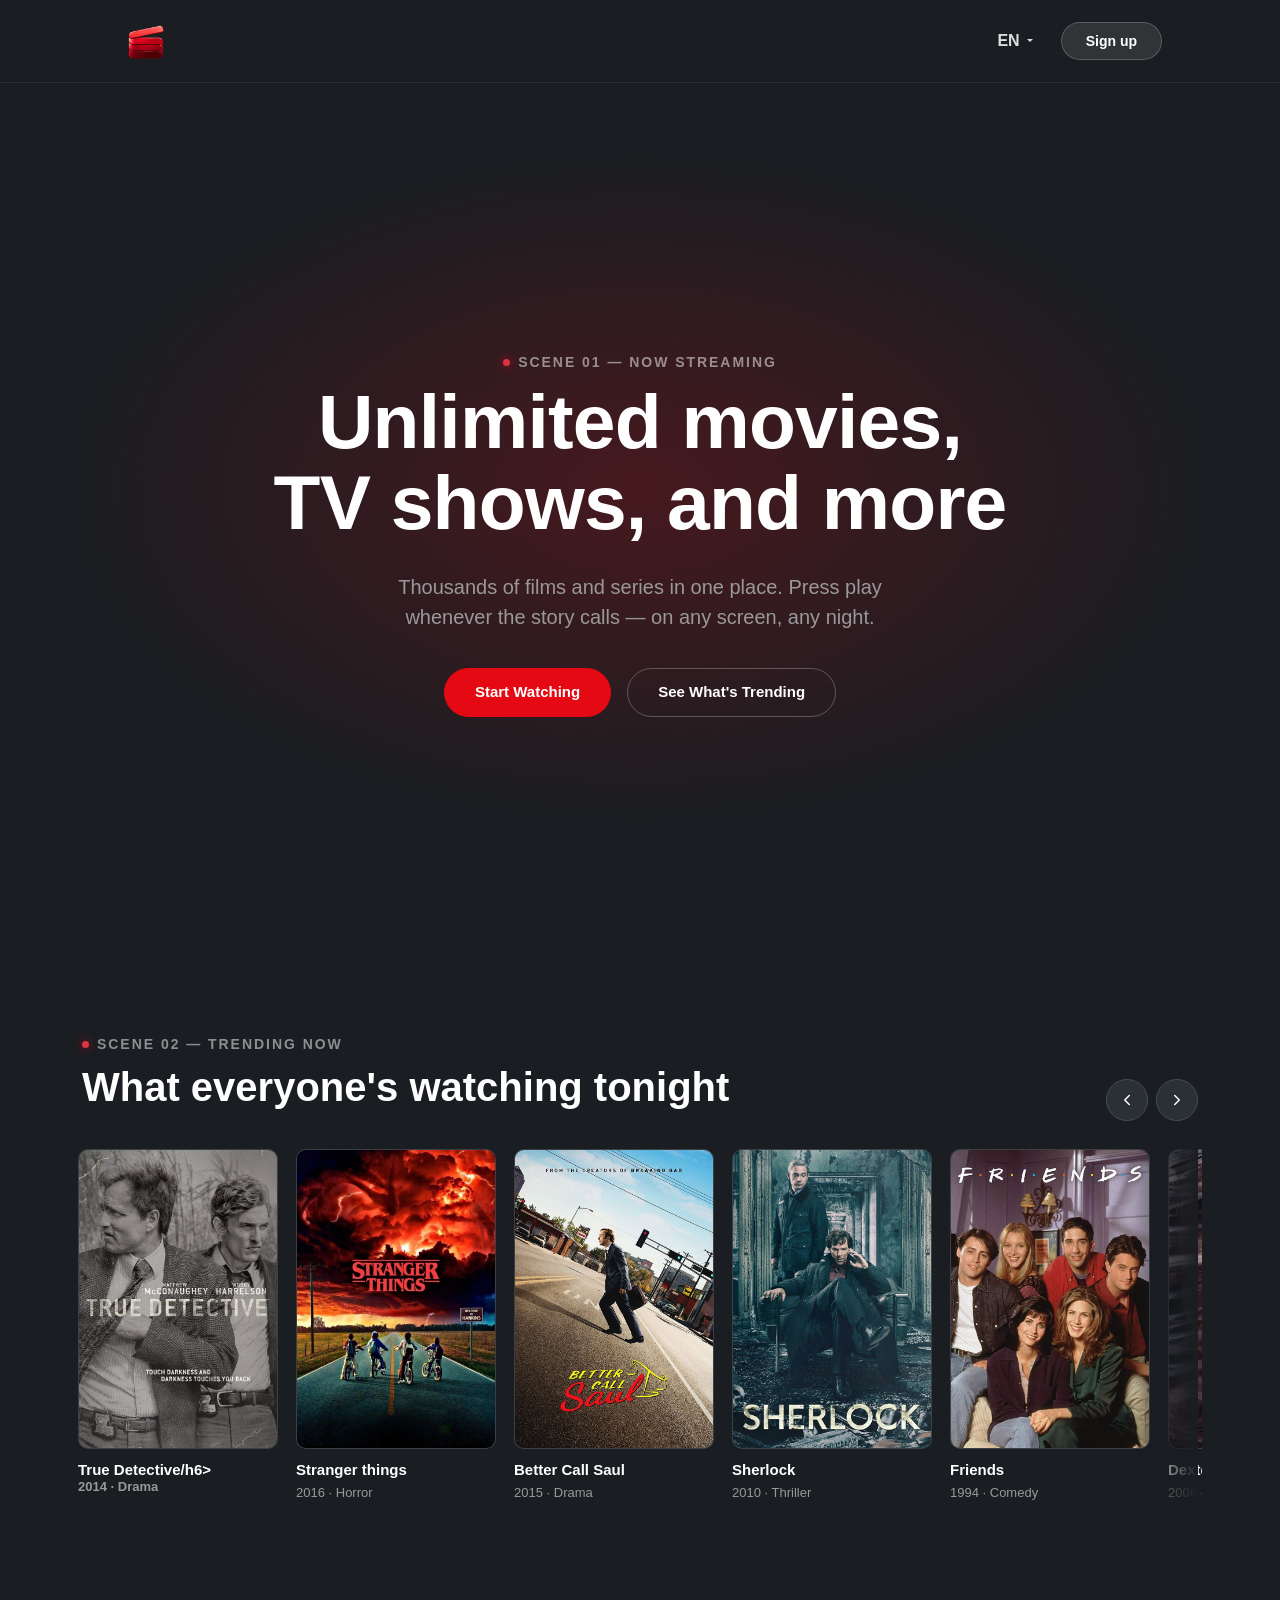
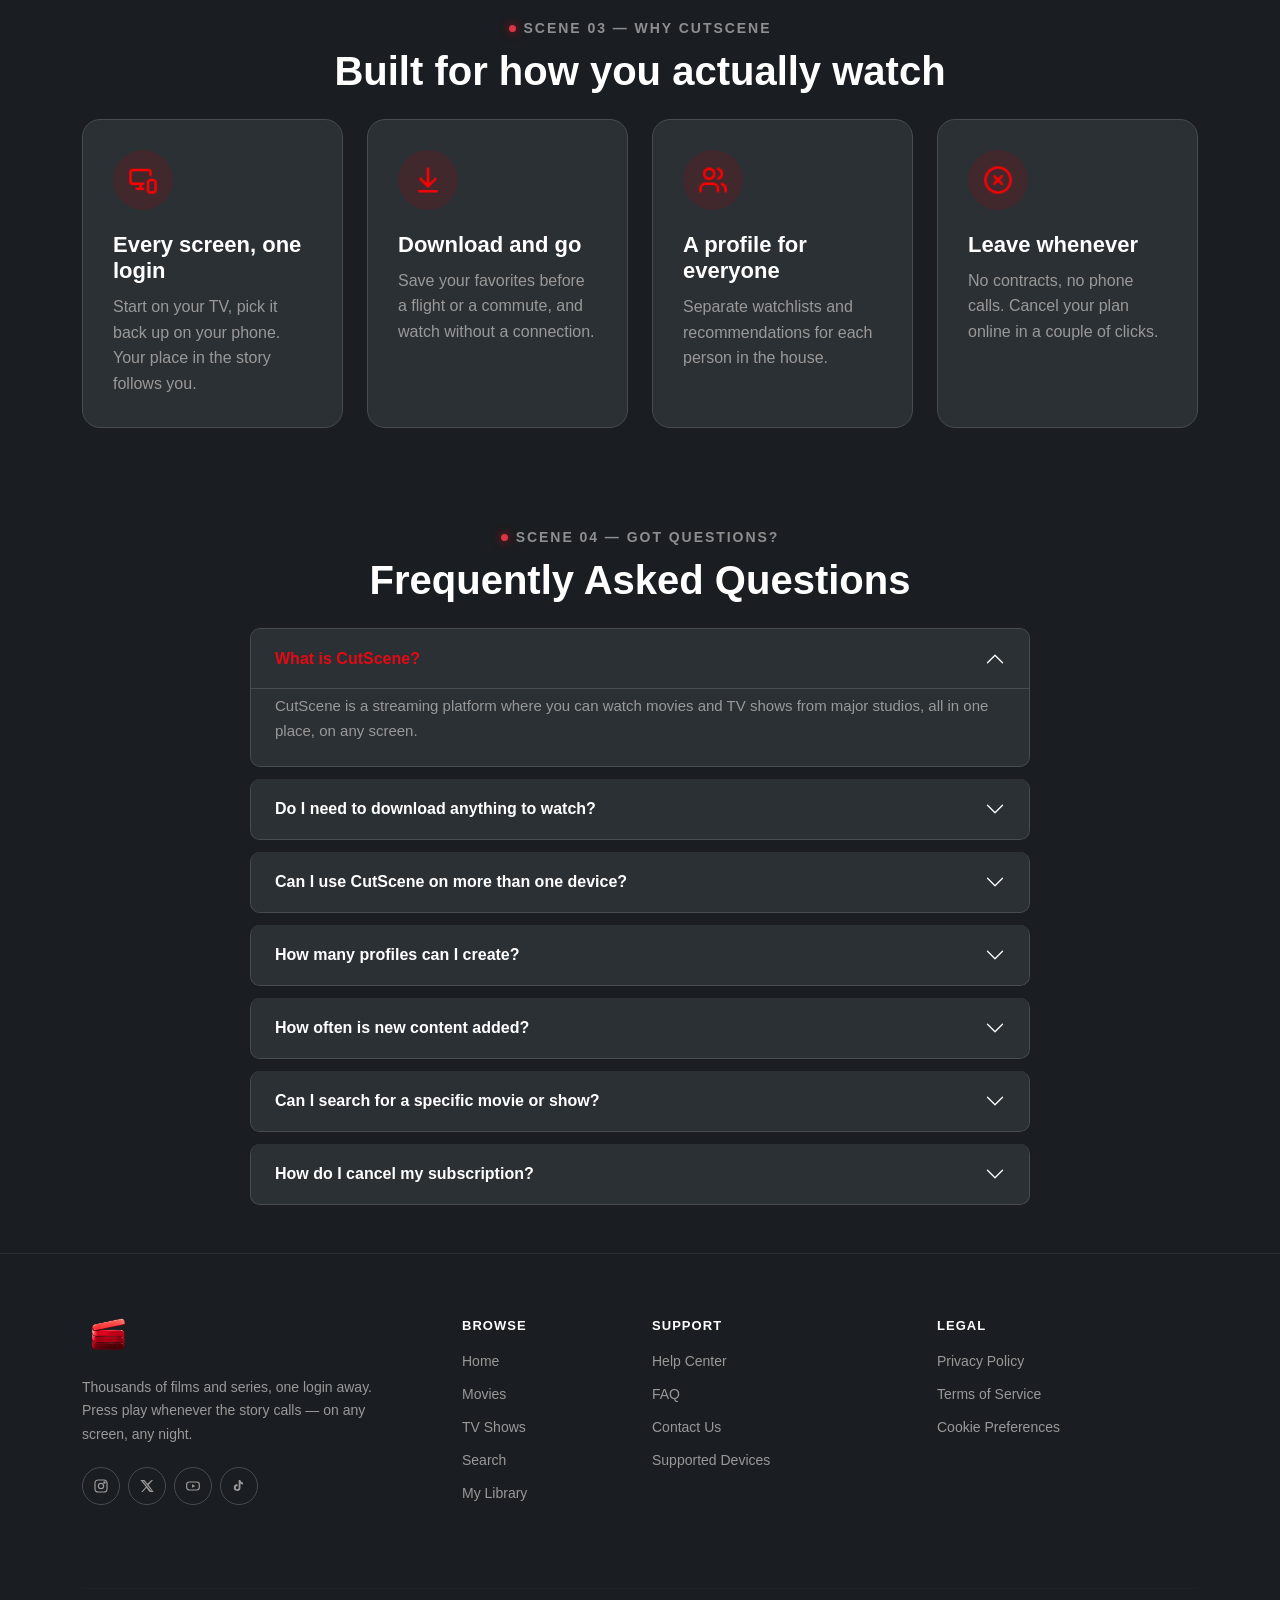
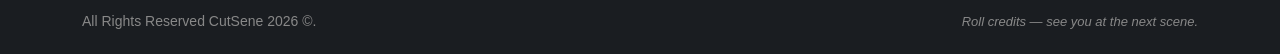
<file: index.html>
<!doctype html>
<html lang="en">
  <head>
    <!-- ترميز النصوص لتشفير الأحرف بدقة وتدعم كافة اللغات -->
    <meta charset="UTF-8" />

    <!-- ضبط أبعاد الشاشة لضمان تجاوب الموقع (Responsive) على كل الهواتف والشاشات -->
    <meta name="viewport" content="width=device-width, initial-scale=1.0" />
    <link rel="icon" href="../assets/images/logo.png" />
    <!-- عنوان الصفحة الذي يظهر في أعلى التبويب بالموقع -->
    <title>
      Watch Best New Movies &amp; Shows from Biggest Studios | Cutscene
    </title>

    <!-- استدعاء ملف تنسيقات Bootstrap 5 من الـ CDN مع تفعيل حماية SRI التشفيرية -->
    <link
      href="https://cdn.jsdelivr.net/npm/bootstrap@5.3.8/dist/css/bootstrap.min.css"
      rel="stylesheet"
      integrity="sha384-sRIl4kxILFvY47J16cr9ZwB07vP4J8+LH7qKQnuqkuIAvNWLzeN8tE5YBujZqJLB"
      crossorigin="anonymous"
    />

    <!-- ملف CSS المخصص للتعديل على التصميم الأساسي -->
    <link rel="stylesheet" href="./assets/css/base.css" />
    <link rel="stylesheet" href="./assets/css/home.css" />
  </head>
  <body>
    <!-- ==========================================
         شريط التنقل العلوي (Navbar)
         ========================================== -->
    <!-- navbar-expand-lg: تجعل القائمة مفرودة في الشاشات الكبيرة وتتحول لزر في الشاشات الصغيرة -->
    <nav class="navbar navbar-expand-lg custom-navbar">
      <!-- container px-5: حاوية تضمن توسيط المحتوى مع هامش داخلي جانبي -->
      <div class="container px-5">
        <!-- الشعار (Logo): رابط ينقل للصفحة الرئيسية -->
        <a class="navbar-brand me-4" href="#">
          <img
            src="assets/images/logo.png"
            alt="CutSene Logo"
            height="36"
            class="d-inline-block align-text-top"
          />
        </a>

        <!-- زر الهامبرجر (Toggle Button): يظهر فقط على الهواتف لفتح وغلق القائمة -->
        <!-- data-bs-toggle & data-bs-target: تربط الزر بـ id القائمة المطوية لفتحها بالجافاسكريبت -->
        <button
          class="navbar-toggler custom-toggler"
          type="button"
          data-bs-toggle="collapse"
          data-bs-target="#navbarContent"
          aria-controls="navbarContent"
          aria-expanded="false"
          aria-label="Toggle navigation"
        >
          <span class="navbar-toggler-icon"></span>
        </button>

        <!-- القائمة القابلة للطي (Collapsible Area) -->
        <div class="collapse navbar-collapse" id="navbarContent">
          <!-- مجموعة العناصر اليمنى (Right Actions) -->
          <!-- ms-auto: تضيف هامشاً تلقائياً في البداية ليدفع العناصر إلى أقصى اليمين -->
          <!-- gap-4: مسافة فاصلة بين القائمة المنسدلة والزر -->
          <div class="d-flex align-items-center gap-4 right-actions ms-auto">
            <!-- القائمة المنسدلة لاختيار اللغة (Language Dropdown) -->
            <div class="nav-item dropdown">
              <!-- dropdown-toggle: تضيف سهم القائمة المنسدلة وتفعل التفاعل معها -->
              <a
                class="nav-link dropdown-toggle text-white fw-semibold d-flex align-items-center gap-1"
                href="#"
                role="button"
                data-bs-toggle="dropdown"
                aria-expanded="false"
              >
                EN
              </a>
              <!-- dropdown-menu-dark: تجعل القائمة المنسدلة سوداء للتناسق مع الثيم -->
              <!-- dropdown-menu-end: تضمن محاذاة القائمة لليمين لكي لا تخرج عن الشاشة -->
              <ul class="dropdown-menu dropdown-menu-dark dropdown-menu-end">
                <li><a class="dropdown-item" href="#">AR</a></li>
                <li><a class="dropdown-item" href="#">EN</a></li>
              </ul>
            </div>

            <!-- زر البدء (Start Button) -->
            <!-- rounded-pill: تجعل حواف الزر دائرية تماماً (Capsule Style) -->
            <a
              href="pages/signup.html"
              class="btn btn-sign-in text-white rounded-pill fw-bold px-4"
              >Sign up</a
            >
          </div>
        </div>
      </div>
    </nav>

    <!-- ==========================================
         قسم الواجهة الرئيسية (Hero Section)
         ========================================== -->
    <section class="hero">
      <div class="container text-center">
        <div class="hero-glow" aria-hidden="true"></div>

        <!-- شارة إشعار المباشر (Now Streaming Badge) -->
        <p
          class="eyebrow d-inline-flex align-items-center gap-2 text-uppercase small fw-semibold text-white-50 mb-2"
        >
          <span class="eyebrow-dot rounded-circle bg-danger"></span>SCENE 01 —
          NOW STREAMING
        </p>

        <!-- العنوان الرئيسي (Main Heading) -->
        <!-- display-1: خط ضخم وجريء مخصص لليافطات الرئيسية في بوتستراب -->
        <h1 class="display-1 fw-bold">
          Unlimited movies,<br />
          TV shows, and more
        </h1>

        <!-- النص الوصفي الفرعي (Subtext) -->
        <!-- lead: يكبر حجم النص والتباعد ليجعل القراءة مريحة للمستخدم -->
        <p class="lead">
          Thousands of films and series in one place. Press play<br />
          whenever the story calls — on any screen, any night.
        </p>

        <!-- أزرار الدعوة لاتخاذ إجراء (Call-to-Action Buttons) -->
        <div
          class="hero-actions d-flex flex-column flex-sm-row justify-content-center align-items-center gap-3"
        >
          <a
            href="./pages/dashboard.html"
            class="btn btn-primary-accent rounded-pill fw-bold"
            >Start Watching</a
          >
          <a href="#trending" class="btn btn-outline-ghost rounded-pill fw-bold"
            >See What's Trending</a
          >
        </div>
      </div>
    </section>
    <!-- ==========================================
         قسم الأعلى مشاهدة الآن (Trending Now)
         ========================================== -->
    <section class="trending-section py-5" id="trending">
      <div class="container">
        <!-- عنوان القسم مع أزرار التحكم في السلايدر -->
        <div
          class="section-heading-row d-flex flex-wrap justify-content-between align-items-end mb-4"
        >
          <div>
            <p
              class="eyebrow d-inline-flex align-items-center gap-2 text-uppercase small fw-semibold text-white-50 mb-2"
            >
              <span class="eyebrow-dot rounded-circle bg-danger"></span>SCENE
              02 — TRENDING NOW
            </p>
            <h3>What everyone's watching tonight</h3>
          </div>

          <!-- أزرار السابق/التالي للتحكم بالسلايدر يدوياً -->
          <div class="trending-controls d-flex gap-2">
            <button
              type="button"
              class="slider-btn"
              id="trendPrevBtn"
              aria-label="Scroll to previous titles"
            >
              <svg viewBox="0 0 24 24" fill="none" stroke="currentColor" stroke-width="2" stroke-linecap="round" stroke-linejoin="round">
                <polyline points="15 18 9 12 15 6"></polyline>
              </svg>
            </button>
            <button
              type="button"
              class="slider-btn"
              id="trendNextBtn"
              aria-label="Scroll to next titles"
            >
              <svg viewBox="0 0 24 24" fill="none" stroke="currentColor" stroke-width="2" stroke-linecap="round" stroke-linejoin="round">
                <polyline points="9 18 15 12 9 6"></polyline>
              </svg>
            </button>
          </div>
        </div>

        <!-- شريط البطاقات القابل للتمرير أفقياً -->
        <div class="trending-wrapper">
          <div class="trending-track" id="trendingTrack">
            <!-- Card 1 -->
            <article class="trending-card">
              <div class="trending-poster">
                <img
                  src="./assets/images/series/True Detective.jpg"
                  alt="True Detective"
                  loading="lazy"
                />
                
                <div class="trending-hover">
                  <button type="button" class="play-circle" aria-label="Play True Detective">
                    <svg viewBox="0 0 24 24" fill="currentColor"><path d="M8 5v14l11-7z"/></svg>
                    

                  </button>
                </div>
              </div>
              <div class="trending-info">
                <h6>True Detective/h6>
                <p>2014 · Drama</p>
              </div>
            </article>

            <!-- Card 2 -->
            <article class="trending-card">
              <div class="trending-poster">
                <img
                  src="./assets/images/series/Stranger things.jpg"
                  alt="Stranger things"
                  loading="lazy"
                />
                
                <div class="trending-hover">
                  <button type="button" class="play-circle" aria-label="Play Stranger things">
                    <svg viewBox="0 0 24 24" fill="currentColor"><path d="M8 5v14l11-7z"/></svg>
                  </button>
                </div>
              </div>
              <div class="trending-info">
                <h6>Stranger things</h6>
                <p>2016 · Horror</p>
              </div>
            </article>

            <!-- Card 3 -->
            <article class="trending-card">
              <div class="trending-poster">
                <img
                  src="./assets/images/series/Better Call Saul TV Series Poster.jpg"
                  alt="Better Call Saul"
                  loading="lazy"
                />
                
                <div class="trending-hover">
                  <button type="button" class="play-circle" aria-label="Play Better Call Saul">
                    <svg viewBox="0 0 24 24" fill="currentColor"><path d="M8 5v14l11-7z"/></svg>
                  </button>
                </div>
              </div>
              <div class="trending-info">
                <h6>Better Call Saul</h6>
                <p>2015 · Drama</p>
              </div>
            </article>

            <!-- Card 4 -->
            <article class="trending-card">
              <div class="trending-poster">
                <img
                  src="./assets/images/series/Sherlock.jpg"
                  alt="Sherlock"
                  loading="lazy"
                />
                
                <div class="trending-hover">
                  <button type="button" class="play-circle" aria-label="Play Sherlock">
                    <svg viewBox="0 0 24 24" fill="currentColor"><path d="M8 5v14l11-7z"/></svg>
                  </button>
                </div>
              </div>
              <div class="trending-info">
                <h6>Sherlock</h6>
                <p>2010 · Thriller</p>
              </div>
            </article>

            <!-- Card 5 -->
            <article class="trending-card">
              <div class="trending-poster">
                <img
                  src="./assets/images/series/friends.jpg"
                  alt="Friends"
                  loading="lazy"
                />
                
                <div class="trending-hover">
                  <button type="button" class="play-circle" aria-label="Play Friends">
                    <svg viewBox="0 0 24 24" fill="currentColor"><path d="M8 5v14l11-7z"/></svg>
                  </button>
                </div>
              </div>
              <div class="trending-info">
                <h6>Friends</h6>
                <p>1994 · Comedy</p>
              </div>
            </article>

            <!-- Card 6 -->
            <article class="trending-card">
              <div class="trending-poster">
                <img
                  src="./assets/images/series/Dexter.jpg"
                  alt="Dexter"
                  loading="lazy"
                />
                
                <div class="trending-hover">
                  <button type="button" class="play-circle" aria-label="Play Dexter">
                    <svg viewBox="0 0 24 24" fill="currentColor"><path d="M8 5v14l11-7z"/></svg>
                  </button>
                </div>
              </div>
              <div class="trending-info">
                <h6>Dexter</h6>
                <p>2006 · Serial Killer</p>
              </div>
            </article>

            <!-- Card 7 -->
            <article class="trending-card">
              <div class="trending-poster">
                <img
                  src="./assets/images/series/The Sopranos.jpg"
                  alt="The Sopranos"
                  loading="lazy"
                />
                
                <div class="trending-hover">
                  <button type="button" class="play-circle" aria-label="Play The Sopranos">
                    <svg viewBox="0 0 24 24" fill="currentColor"><path d="M8 5v14l11-7z"/></svg>
                  </button>
                </div>
              </div>
              <div class="trending-info">
                <h6>The Sopranos</h6>
                <p>1999 · Crime</p>
              </div>
            </article>

            <!-- Card 8 -->
            <article class="trending-card">
              <div class="trending-poster">
                <img
                  src="./assets/images/series/Avatar The Last Airbender.jpg"
                  alt="Avatar The Last Airbender"
                  loading="lazy"
                />
                
                <div class="trending-hover">
                  <button type="button" class="play-circle" aria-label="Play Avatar The Last Airbender">
                    <svg viewBox="0 0 24 24" fill="currentColor"><path d="M8 5v14l11-7z"/></svg>
                  </button>
                </div>
              </div>
              <div class="trending-info">
                <h6>Avatar The Last Airbender</h6>
                <p>2025 · Fantasy</p>
              </div>
            </article>

            <!-- Card 9 -->
            <article class="trending-card">
              <div class="trending-poster">
                <img
                  src="./assets/images/series/Chernobyl (2019).jpg"
                  alt="Chernobyl"
                  loading="lazy"
                />
                
                <div class="trending-hover">
                  <button type="button" class="play-circle" aria-label="Play Chernobyl">
                    <svg viewBox="0 0 24 24" fill="currentColor"><path d="M8 5v14l11-7z"/></svg>
                  </button>
                </div>
              </div>
              <div class="trending-info">
                <h6>Chernobyl</h6>
                <p>2019 · Drama</p>
              </div>
            </article>

            <!-- Card 10 -->
            <article class="trending-card">
              <div class="trending-poster">
                <img
                  src="./assets/images/series/the office.jpg"
                  alt="The Office"
                  loading="lazy"
                />
                
                <div class="trending-hover">
                  <button type="button" class="play-circle" aria-label="Play The Office">
                    <svg viewBox="0 0 24 24" fill="currentColor"><path d="M8 5v14l11-7z"/></svg>
                  </button>
                </div>
              </div>
              <div class="trending-info">
                <h6>The Office</h6>
                <p>2005 · Comedy</p>
              </div>
            </article>
          </div>
        </div>
      </div>
    </section>

    <!-- ==========================================
     قسم لماذا كتسين (Why CutScene - Features Cards)
     ========================================== -->
    <section class="features-section py-5 ">
      <div class="container">
        <div class="text-center mb-4">
          <p
            class="eyebrow d-inline-flex align-items-center gap-2 text-uppercase small fw-semibold text-white-50 mb-2"
          >
            <span class="eyebrow-dot rounded-circle bg-danger"></span>SCENE 03 —
            WHY CUTSCENE
          </p>
          <h3>Built for how you actually watch</h3>
        </div>
        <div class="row g-4">
          <!-- Card 1 -->
          <div class="col-12 col-md-6 col-xl-3">
            <div class="feature-card">
              <div class="icon-box">
                <img
                  src="assets/images/monitor-smartphone.png"
                  alt="Every screen icon"
                />
              </div>
              <h5>Every screen, one login</h5>
              <p>
                Start on your TV, pick it back up on your phone. Your place in
                the story follows you.
              </p>
            </div>
          </div>
          <!-- Card 2 -->
          <div class="col-12 col-md-6 col-xl-3">
            <div class="feature-card">
              <div class="icon-box">
                <img
                  src="assets/images/arrow-down-to-line.png"
                  alt="Download icon"
                />
              </div>
              <h5>Download and go</h5>
              <p>
                Save your favorites before a flight or a commute, and watch
                without a connection.
              </p>
            </div>
          </div>
          <!-- Card 3 -->
          <div class="col-12 col-md-6 col-xl-3">
            <div class="feature-card">
              <div class="icon-box">
                <img src="assets/images/users.png" alt="Profiles icon" />
              </div>
              <h5>A profile for everyone</h5>
              <p>
                Separate watchlists and recommendations for each person in the
                house.
              </p>
            </div>
          </div>
          <!-- Card 4 -->
          <div class="col-12 col-md-6 col-xl-3">
            <div class="feature-card">
              <div class="icon-box">
                <img
                  src="assets/images/circle-x.png"
                  alt="Cancel anytime icon"
                />
              </div>
              <h5>Leave whenever</h5>
              <p>
                No contracts, no phone calls. Cancel your plan online in a
                couple of clicks.
              </p>
            </div>
          </div>
        </div>
      </div>
    </section>

    <!-- ==========================================
         الأسئلة الشائعة (Frequently Asked Questions)
         ========================================== -->
    <section class="faq-section py-5" id="faq">
      <div class="container">
        <div class="text-center mb-4">
          <p
            class="eyebrow d-inline-flex align-items-center gap-2 text-uppercase small fw-semibold text-white-50 mb-2"
          >
            <span class="eyebrow-dot rounded-circle bg-danger"></span>SCENE 04 —
            GOT QUESTIONS?
          </p>
          <h3>Frequently Asked Questions</h3>
        </div>

        <!-- أكورديون بوتستراب لعرض الأسئلة والأجوبة -->
        <div class="accordion custom-accordion mx-auto" id="faqAccordion">
          <div class="accordion-item">
            <h2 class="accordion-header" id="faqHeadingOne">
              <button
                class="accordion-button"
                type="button"
                data-bs-toggle="collapse"
                data-bs-target="#faqCollapseOne"
                aria-expanded="true"
                aria-controls="faqCollapseOne"
              >
                What is CutScene?
              </button>
            </h2>
            <div
              id="faqCollapseOne"
              class="accordion-collapse collapse show"
              aria-labelledby="faqHeadingOne"
              data-bs-parent="#faqAccordion"
            >
              <div class="accordion-body">
                CutScene is a streaming platform where you can watch movies
                and TV shows from major studios, all in one place, on any
                screen.
              </div>
            </div>
          </div>

          <div class="accordion-item">
            <h2 class="accordion-header" id="faqHeadingTwo">
              <button
                class="accordion-button collapsed"
                type="button"
                data-bs-toggle="collapse"
                data-bs-target="#faqCollapseTwo"
                aria-expanded="false"
                aria-controls="faqCollapseTwo"
              >
                Do I need to download anything to watch?
              </button>
            </h2>
            <div
              id="faqCollapseTwo"
              class="accordion-collapse collapse"
              aria-labelledby="faqHeadingTwo"
              data-bs-parent="#faqAccordion"
            >
              <div class="accordion-body">
                No downloads are required to stream. You can also save titles
                for offline viewing so you can watch without a connection.
              </div>
            </div>
          </div>

          <div class="accordion-item">
            <h2 class="accordion-header" id="faqHeadingThree">
              <button
                class="accordion-button collapsed"
                type="button"
                data-bs-toggle="collapse"
                data-bs-target="#faqCollapseThree"
                aria-expanded="false"
                aria-controls="faqCollapseThree"
              >
                Can I use CutScene on more than one device?
              </button>
            </h2>
            <div
              id="faqCollapseThree"
              class="accordion-collapse collapse"
              aria-labelledby="faqHeadingThree"
              data-bs-parent="#faqAccordion"
            >
              <div class="accordion-body">
                Yes. Sign in on your TV, phone, tablet, or laptop, and pick up
                right where you left off.
              </div>
            </div>
          </div>

          <div class="accordion-item">
            <h2 class="accordion-header" id="faqHeadingFour">
              <button
                class="accordion-button collapsed"
                type="button"
                data-bs-toggle="collapse"
                data-bs-target="#faqCollapseFour"
                aria-expanded="false"
                aria-controls="faqCollapseFour"
              >
                How many profiles can I create?
              </button>
            </h2>
            <div
              id="faqCollapseFour"
              class="accordion-collapse collapse"
              aria-labelledby="faqHeadingFour"
              data-bs-parent="#faqAccordion"
            >
              <div class="accordion-body">
                You can set up a separate profile for everyone in your
                household, each with its own watchlist and recommendations.
              </div>
            </div>
          </div>

          <div class="accordion-item">
            <h2 class="accordion-header" id="faqHeadingFive">
              <button
                class="accordion-button collapsed"
                type="button"
                data-bs-toggle="collapse"
                data-bs-target="#faqCollapseFive"
                aria-expanded="false"
                aria-controls="faqCollapseFive"
              >
                How often is new content added?
              </button>
            </h2>
            <div
              id="faqCollapseFive"
              class="accordion-collapse collapse"
              aria-labelledby="faqHeadingFive"
              data-bs-parent="#faqAccordion"
            >
              <div class="accordion-body">
                New titles are added every week, including fresh releases
                from major studios and returning seasons of ongoing shows.
              </div>
            </div>
          </div>

          <div class="accordion-item">
            <h2 class="accordion-header" id="faqHeadingSix">
              <button
                class="accordion-button collapsed"
                type="button"
                data-bs-toggle="collapse"
                data-bs-target="#faqCollapseSix"
                aria-expanded="false"
                aria-controls="faqCollapseSix"
              >
                Can I search for a specific movie or show?
              </button>
            </h2>
            <div
              id="faqCollapseSix"
              class="accordion-collapse collapse"
              aria-labelledby="faqHeadingSix"
              data-bs-parent="#faqAccordion"
            >
              <div class="accordion-body">
                Yes. Use the search bar to find titles by name, genre, or
                cast, or browse curated collections on the home screen.
              </div>
            </div>
          </div>

          <div class="accordion-item">
            <h2 class="accordion-header" id="faqHeadingSeven">
              <button
                class="accordion-button collapsed"
                type="button"
                data-bs-toggle="collapse"
                data-bs-target="#faqCollapseSeven"
                aria-expanded="false"
                aria-controls="faqCollapseSeven"
              >
                How do I cancel my subscription?
              </button>
            </h2>
            <div
              id="faqCollapseSeven"
              class="accordion-collapse collapse"
              aria-labelledby="faqHeadingSeven"
              data-bs-parent="#faqAccordion"
            >
              <div class="accordion-body">
                There are no contracts. You can cancel online anytime from
                your account settings — no phone call needed.
              </div>
            </div>
          </div>
        </div>
      </div>
    </section>

    <!-- ==========================================
         الفوتر (Footer)
         ========================================== -->
    <footer class="custom-footer footer-expanded">
      <div class="container">
        <div class="row gy-4 pb-4">
          <!-- عمود الشعار والوصف -->
          <div class="col-12 col-md-4">
            <a class="footer-brand d-inline-flex align-items-center" href="#">
              <img src="assets/images/logo.png" alt="CutSene Logo" />
            </a>
            <p class="footer-about">
              Thousands of films and series, one login away. Press play
              whenever the story calls — on any screen, any night.
            </p>
            <!-- روابط وسائل التواصل الاجتماعي -->
            <div class="footer-social d-flex gap-2">
              <a href="#" class="social-icon" aria-label="Instagram">
                <svg viewBox="0 0 24 24" fill="none" stroke="currentColor" stroke-width="1.8"><rect x="3" y="3" width="18" height="18" rx="5"></rect><circle cx="12" cy="12" r="4"></circle><circle cx="17.2" cy="6.8" r="1"></circle></svg>
              </a>
              <a href="#" class="social-icon" aria-label="X">
                <svg viewBox="0 0 24 24" fill="currentColor"><path d="M18.9 3H21l-6.6 7.5L22 21h-6.1l-4.8-6.3L5.6 21H3.4l7-8L2 3h6.2l4.3 5.7L18.9 3zm-1.1 16h1.2L7.2 5H6l11.8 14z"></path></svg>
              </a>
              <a href="#" class="social-icon" aria-label="YouTube">
                <svg viewBox="0 0 24 24" fill="none" stroke="currentColor" stroke-width="1.8"><rect x="2.5" y="6" width="19" height="12" rx="4"></rect><path d="M10.5 9.5l5 2.5-5 2.5z" fill="currentColor" stroke="none"></path></svg>
              </a>
              <a href="#" class="social-icon" aria-label="TikTok">
                <svg viewBox="0 0 24 24" fill="currentColor"><path d="M14 3c.4 2.1 1.9 3.6 4 3.9v2.8c-1.4-.1-2.7-.6-3.8-1.4v6.1a5 5 0 1 1-4.3-4.9v2.9a2.2 2.2 0 1 0 1.6 2.1V3h2.5z"></path></svg>
              </a>
            </div>
          </div>

          <!-- عمود روابط التصفح -->
          <div class="col-6 col-md-2">
            <h6 class="footer-heading">Browse</h6>
            <ul class="footer-links list-unstyled">
              <li><a href="#">Home</a></li>
              <li><a href="#">Movies</a></li>
              <li><a href="#">TV Shows</a></li>
              <li><a href="#">Search</a></li>
              <li><a href="#">My Library</a></li>
            </ul>
          </div>

          <!-- عمود روابط الدعم -->
          <div class="col-6 col-md-3">
            <h6 class="footer-heading">Support</h6>
            <ul class="footer-links list-unstyled">
              <li><a href="#">Help Center</a></li>
              <li><a href="#faq">FAQ</a></li>
              <li><a href="#">Contact Us</a></li>
              <li><a href="#">Supported Devices</a></li>
            </ul>
          </div>

          <!-- عمود الروابط القانونية -->
          <div class="col-6 col-md-3">
            <h6 class="footer-heading">Legal</h6>
            <ul class="footer-links list-unstyled">
              <li><a href="#">Privacy Policy</a></li>
              <li><a href="#">Terms of Service</a></li>
              <li><a href="#">Cookie Preferences</a></li>
            </ul>
          </div>
        </div>

        <hr class="footer-divider" />

        <!-- الشريط السفلي لحقوق النشر -->
        <div
          class="footer-bottom d-flex flex-column flex-sm-row justify-content-between align-items-center gap-2 text-center text-sm-start"
        >
          <p class="mb-0">All Rights Reserved CutSene 2026 ©.</p>
          <p class="mb-0 footer-tagline">Roll credits — see you at the next scene.</p>
        </div>
      </div>
    </footer>

    <!-- ملف Bootstrap Javascript Bundle (يشمل التفاعلات مثل فتح القوائم والـ Dropdowns) -->

    <script
      src="https://cdn.jsdelivr.net/npm/bootstrap@5.3.8/dist/js/bootstrap.bundle.min.js"
      integrity="sha384-FKyoEForCGlyvwx9Hj09JcYn3nv7wiPVlz7YYwJrWVcXK/BmnVDxM+D2scQbITxI"
      crossorigin="anonymous"
    ></script>

    <!-- ملف الجافاسكريبت الخاص بالصفحة (سلايدر الأعلى مشاهدة وتأثير شريط التنقل) -->
    <script src="./assets/js/home.js"></script>
  </body>
</html>
</file>
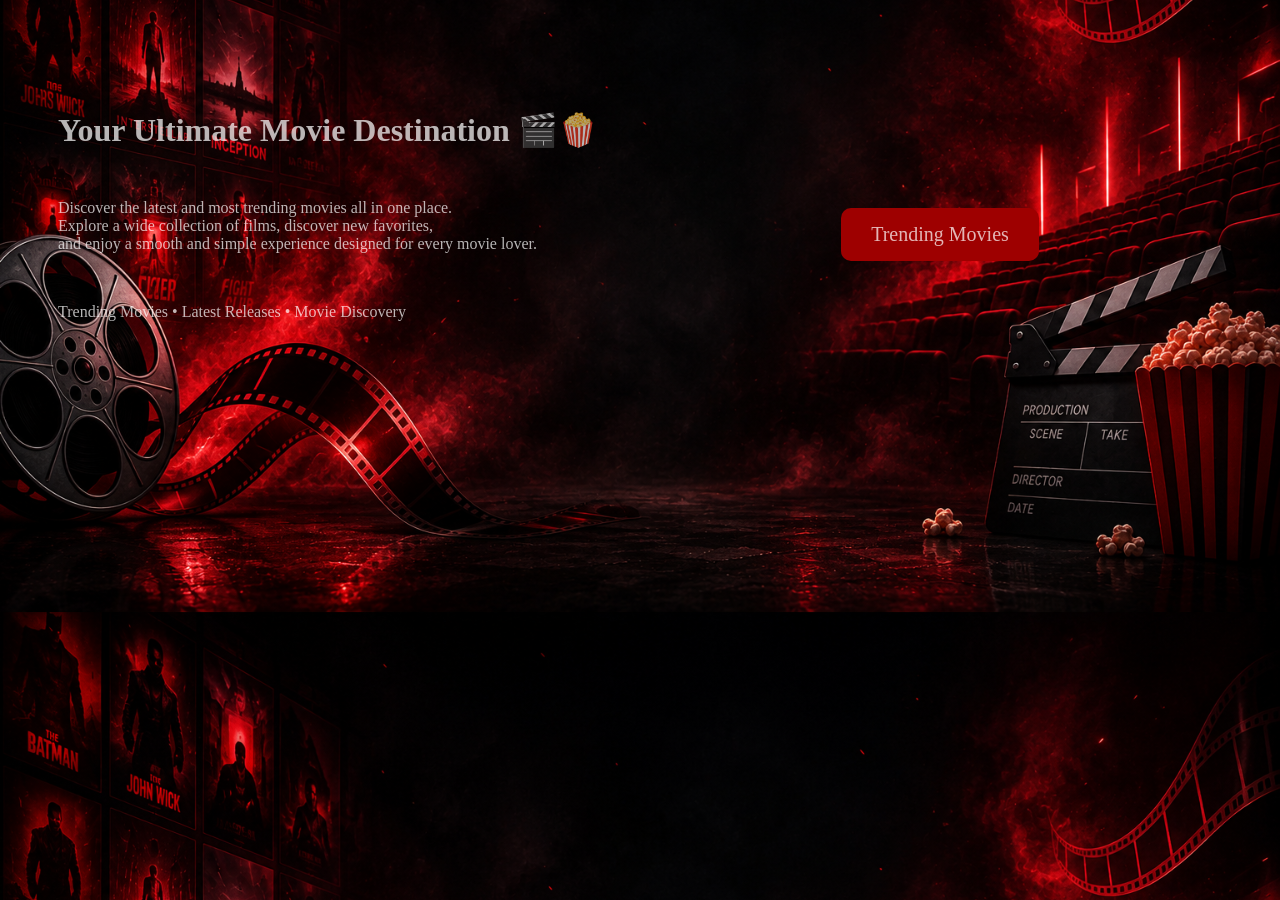
<file: body.html>
<!DOCTYPE html>
<html lang="en">
<head>
    <meta charset="UTF-8">
    <meta name="viewport" content="width=device-width, initial-scale=1.0">
    <title>Cutscene</title>

    <!-- Link the HTML file to the Body CSS file -->
    <link rel="stylesheet" href="style/body.css">
</head>
 <body>
    <!-- Link to the Trending Movies page -->
    <a href="trending.html" class="trending-btn">
     Trending Movies
    </a>

    <!-- Main heading of the website -->
    <h1 class="h1">
        Your Ultimate Movie Destination 🎬🍿
    </h1>

    <!-- Description of the website -->
    <p class="p">
        Discover the latest and most trending movies all in one place.
        <br>
        Explore a wide collection of films, discover new favorites,
        <br>
        and enjoy a smooth and simple experience designed for every movie lover.
    </p>

    <!-- Short summary of the website features -->
    <p class="p">
        Trending Movies • Latest Releases • Movie Discovery
    </p>
 </body>
</html>
</file>
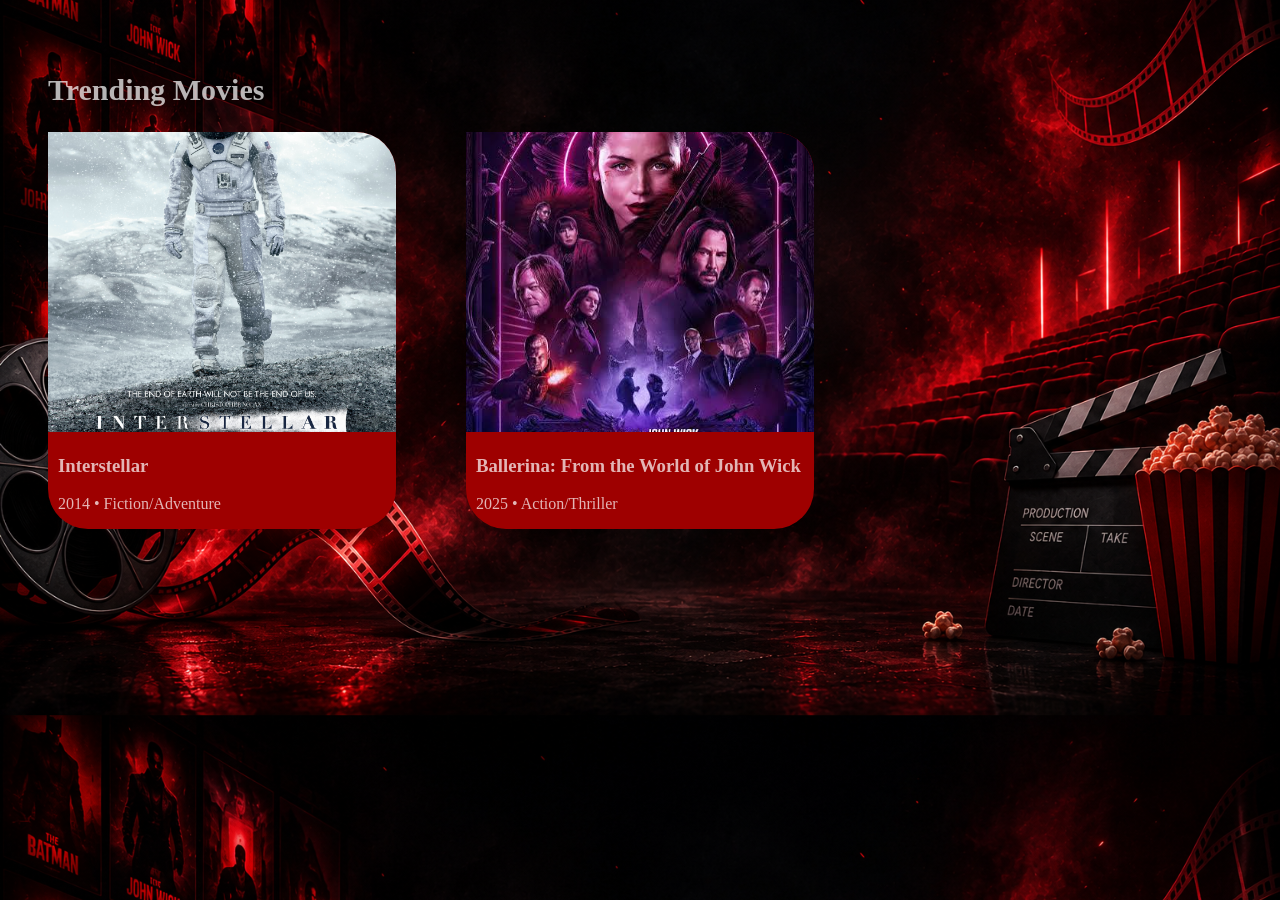
<file: trending.html>
<!DOCTYPE html>
<html lang="en">
<head>
    <meta charset="UTF-8">
    <meta name="viewport" content="width=device-width, initial-scale=1.0">
    <title>Trending Movies</title>
    
    <!-- Link the HTML file to the Trending Movies CSS file -->
    <link rel="stylesheet" href="style/trending.css">
</head>
<body>
    <!-- Trending Movies Section -->
    <section class="movies-section">

    <!-- Section Title -->
    <h2>Trending Movies</h2>

    <!-- Container for all movie cards -->
     <div class="movie-grid">

        <!-- Interstellar Movie Card -->
        <div class="movie-card">

            <!-- Movie Watch Link -->
            <a href="https://topcinemaa.co/%d9%81%d9%8a%d9%84%d9%85-interstellar-2014-%d9%85%d8%aa%d8%b1%d8%ac%d9%85-%d8%a7%d9%88%d9%86-%d9%84%d8%a7%d9%8a%d9%86/watch/" target="_blank">

                <!-- Movie Poster -->
                <img src="images/Interstellar.jpg" alt="Interstellar">
            </a>

            <!-- Movie Title -->
            <h3>Interstellar</h3>

            <!-- Release Year and Genre -->
            <p>2014 • Fiction/Adventure</p>
        </div>

        <!-- Ballerina Movie Card -->
        <div class="movie-card">

            <!-- Movie Watch Link -->
            <a href="https://topcinemaa.co/%d9%81%d9%8a%d9%84%d9%85-from-the-world-of-john-wick-ballerina-2025-%d9%85%d8%aa%d8%b1%d8%ac%d9%85-%d8%a7%d9%88%d9%86-%d9%84%d8%a7%d9%8a%d9%86-1/watch/" target="_blank">

                <!-- Movie Poster -->
                <img src="images/Ballerina.jpg" alt="Ballerina: From the World of John Wick">
            </a>

            <!-- Movie Title -->
            <h3>Ballerina: From the World of John Wick</h3>

            <!-- Release Year and Genre -->
            <p>2025 • Action/Thriller</p>
        </div>
     </div>
    </section>
</body>
</html>
</file>
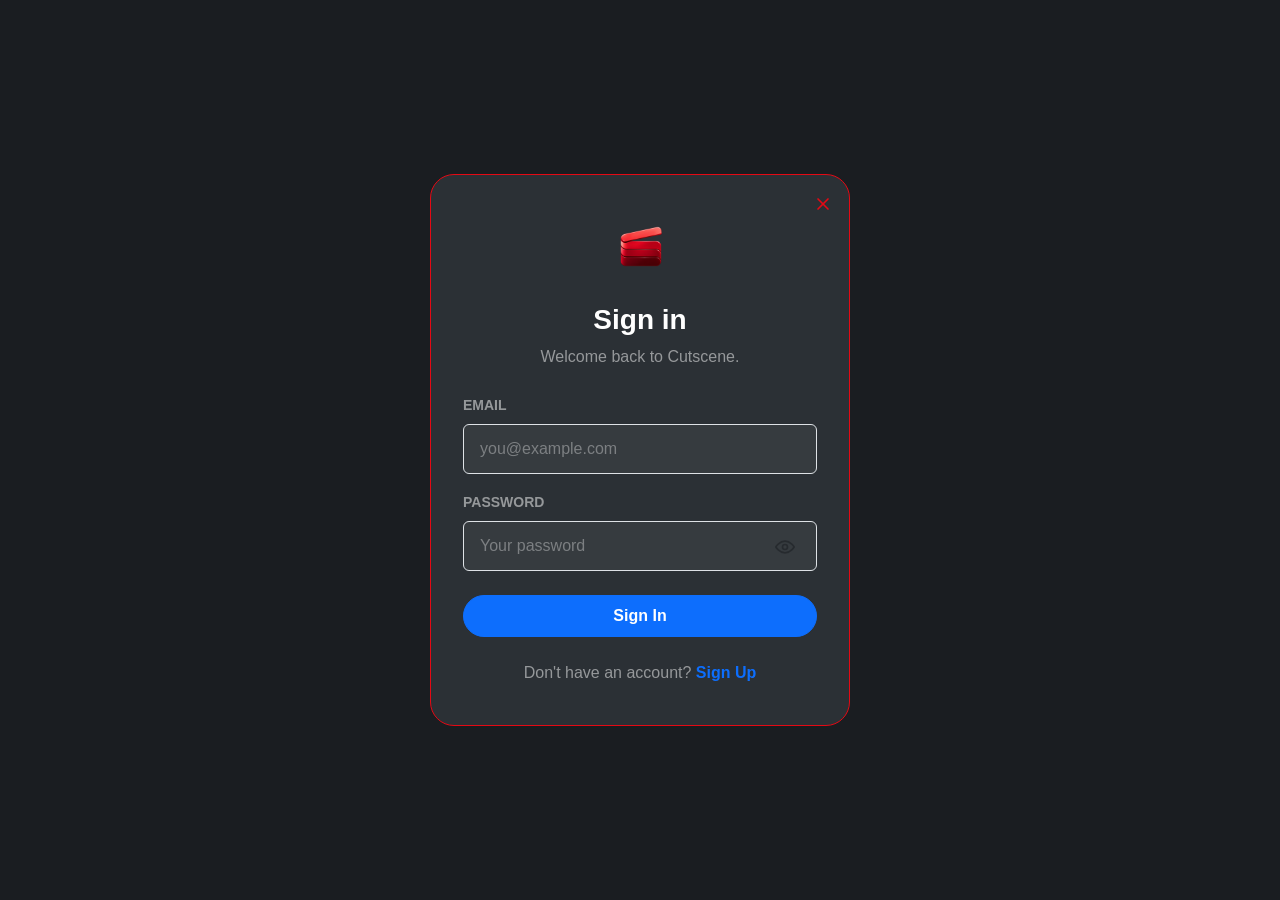
<file: pages/signin.html>
<!DOCTYPE html>
<html lang="en">
<head>
    <meta charset="UTF-8">
    <meta name="viewport" content="width=device-width, initial-scale=1.0">
    <title>Sign In | Cutscene</title>
    <!-- Bootstrap 5 -->
    <link href="https://cdn.jsdelivr.net/npm/bootstrap@5.3.8/dist/css/bootstrap.min.css" rel="stylesheet">
    <!-- CSS -->
    <link rel="stylesheet" href="../assets/css/signin.css">
    <link rel="stylesheet" href="../assets/css/base.css">
</head>
<body>
    <!-- صفحة تسجيل الدخول -->
    <div class="signin-page d-flex align-items-center justify-content-center min-vh-100 py-5 px-3">
        <!-- الكارت -->
        <div class="signin-card position-relative">
            <!-- زرار الإغلاق -->
            <a href="../index.html" class="signin-close" aria-label="Close">
                <svg width="20" height="20" viewBox="0 0 24 24" fill="none" stroke="currentColor" stroke-width="2" stroke-linecap="round">
                    <line x1="18" y1="6" x2="6" y2="18"/>
                    <line x1="6" y1="6" x2="18" y2="18"/>
                </svg>
            </a>
            <!-- شعار الموقع -->
            <div class="signin-icon rounded-4 d-flex align-items-center justify-content-center mx-auto mb-4">
                <img src="../assets/images/logo.png" alt="Cutscene" height="32">
            </div>
            <!-- العنوان -->
            <h1 class="fs-3 fw-bold text-center mb-2">Sign in</h1>
            <p class="text-white-50 text-center mb-4">Welcome back to Cutscene.</p>
            <!-- الفورم -->
            <form>
                <!-- Email -->
                <div class="mb-3">
                    <label for="email" class="form-label small text-uppercase fw-semibold text-white-50">Email</label>
                    <input type="email" class="form-control" id="email" name="email" placeholder="you@example.com" required>
                </div>
                <!-- Password -->
                <div class="mb-4">
                    <label for="password" class="form-label small text-uppercase fw-semibold text-white-50">Password</label>
                    <div class="position-relative">
                        <input type="password" class="form-control pe-5" id="password" name="password" placeholder="Your password" minlength="6" required>
                        <!-- زرار إظهار وإخفاء الباسورد -->
                        <button type="button" class="password-toggle" id="togglePassword" aria-label="Show password">
                            <svg id="toggleIcon" width="20" height="20" viewBox="0 0 24 24" fill="none" stroke="currentColor" stroke-width="2" stroke-linecap="round" stroke-linejoin="round">
                                <path d="M1 12s4-7 11-7 11 7 11 7-4 7-11 7-11-7-11-7z"/>
                                <circle cx="12" cy="12" r="3"/>
                            </svg>
                        </button>
                    </div>
                </div>
                <!-- زرار تسجيل الدخول -->
                <button type="submit" class="btn btn-primary rounded-pill w-100 py-2 fw-semibold">Sign In</button>
            </form>
            <!-- الانتقال إلى Sign Up -->
            <p class="text-center text-white-50 mt-4 mb-0">
                Don't have an account?
                <a href="signup.html" class="signin-link fw-semibold text-decoration-none">Sign Up</a>
            </p>
        </div>
    </div>
    <!-- Bootstrap JavaScript -->
    <script src="https://cdn.jsdelivr.net/npm/bootstrap@5.3.8/dist/js/bootstrap.bundle.min.js"></script>
    <!-- إظهار / إخفاء كلمة المرور -->
    <script>
        const toggleBtn = document.getElementById('togglePassword');
        const passwordInput = document.getElementById('password');
        const toggleIcon = document.getElementById('toggleIcon');
        const eyeOpen = `<path d="M1 12s4-7 11-7 11 7 11 7-4 7-11 7-11-7-11-7z"/><circle cx="12" cy="12" r="3"/>`;
        const eyeClosed = `<path d="M17.94 17.94A10.94 10.94 0 0 1 12 19c-7 0-11-7-11-7a18.5 18.5 0 0 1 5.06-5.94"/><path d="M9.9 4.24A10.94 10.94 0 0 1 12 4c7 0 11 7 11 7a18.5 18.5 0 0 1-2.16 3.19"/><path d="M14.12 14.12a3 3 0 1 1-4.24-4.24"/><line x1="1" y1="1" x2="23" y2="23"/>`;
        toggleBtn.addEventListener('click', function () {
            const isPassword = passwordInput.type === 'password';
            passwordInput.type = isPassword ? 'text' : 'password';
            toggleIcon.innerHTML = isPassword ? eyeClosed : eyeOpen;
            toggleBtn.setAttribute('aria-label', isPassword ? 'Hide password' : 'Show password');
        });
    </script>
</body>
</html>
</file>
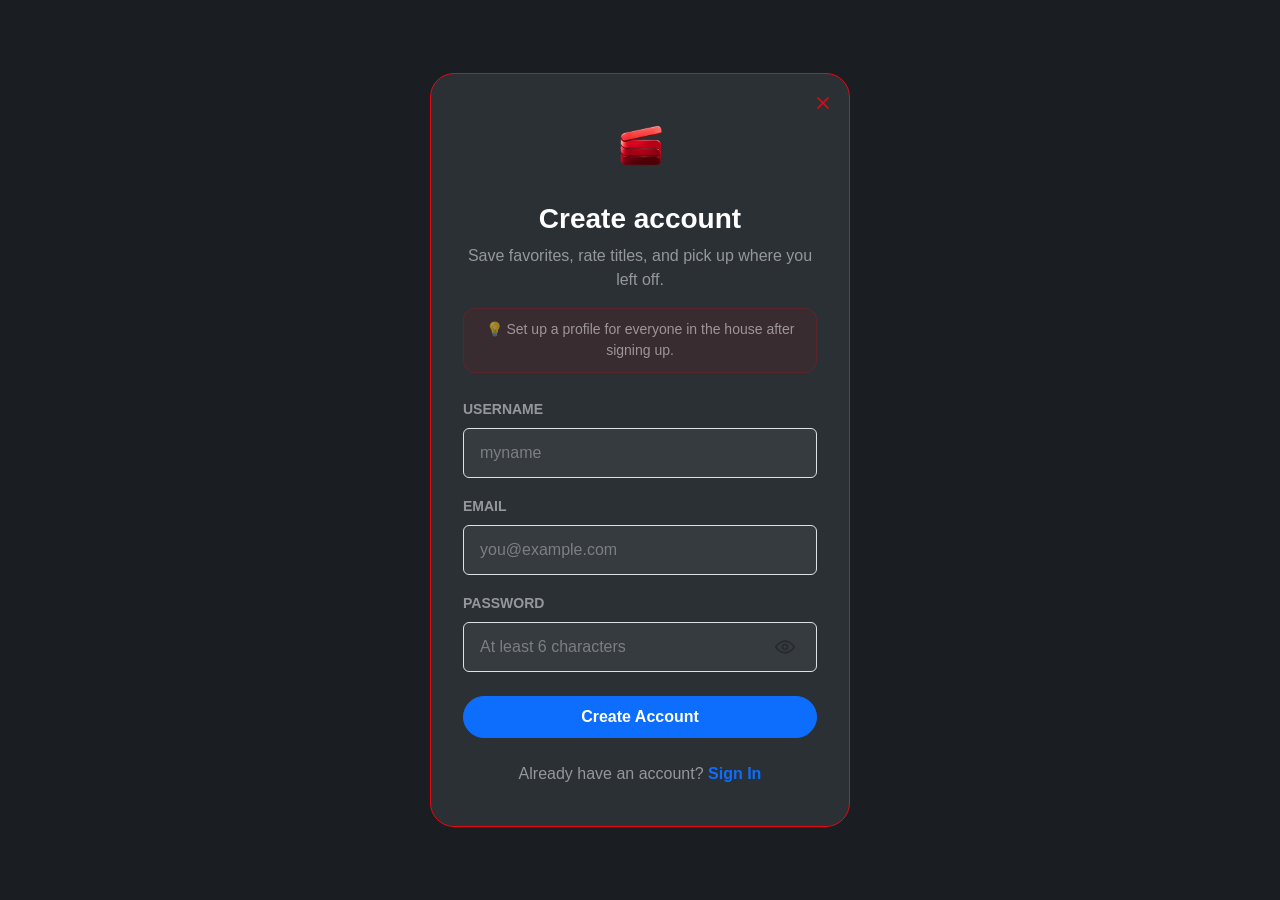
<file: pages/signup.html>
<!DOCTYPE html>
<html lang="en">
<head>
    <!-- ترميز النصوص لتشفير الأحرف بدقة وتدعم كافة اللغات -->
    <meta charset="UTF-8">

    <!-- ضبط أبعاد الشاشة لضمان تجاوب الموقع (Responsive) على كل الهواتف والشاشات -->
    <meta name="viewport" content="width=device-width, initial-scale=1.0">

    <!-- عنوان الصفحة الذي يظهر في أعلى التبويب بالموقع -->
    <title>Create Account | Cutscene</title>

    <!-- استدعاء ملف تنسيقات Bootstrap 5 من الـ CDN مع تفعيل حماية SRI التشفيرية -->
    <link href="https://cdn.jsdelivr.net/npm/bootstrap@5.3.8/dist/css/bootstrap.min.css" rel="stylesheet" integrity="sha384-sRIl4kxILFvY47J16cr9ZwB07vP4J8+LH7qKQnuqkuIAvNWLzeN8tE5YBujZqJLB" crossorigin="anonymous">

    <!-- ملف CSS المخصص للتعديل على التصميم الأساسي -->
    <link rel="stylesheet" href="../assets/css/signup.css">
    <link rel="stylesheet" href="../assets/css/base.css">

</head>
<body>

    <!-- ==========================================
         صفحة إنشاء حساب (Sign Up)
         ========================================== -->
    <!-- min-vh-100: الصفحة تاخد ارتفاع الشاشة على الأقل من غير ما تتقص لو الفورم طويل -->
    <div class="signup-page d-flex align-items-center justify-content-center min-vh-100 py-5 px-3">

        <!-- الكارت اللي فيه الفورم -->
        <div class="signup-card position-relative">

            <!-- زرار الإغلاق، بيرجع للصفحة الرئيسية -->
            <a href="../index.html" class="signup-close" aria-label="Close">
                <svg width="20" height="20" viewBox="0 0 24 24" fill="none" stroke="currentColor" stroke-width="2" stroke-linecap="round">
                    <line x1="18" y1="6" x2="6" y2="18"/>
                    <line x1="6" y1="6" x2="18" y2="18"/>
                </svg>
            </a>

            <!-- شعار الموقع فوق الفورم -->
            <div class="signup-icon rounded-4 d-flex align-items-center justify-content-center mx-auto mb-4">
                <img src="../assets/images/logo.png" alt="Cutscene" height="32">
            </div>

            <!-- العنوان والوصف -->
            <h1 class="fs-3 fw-bold text-center mb-2">Create account</h1>
            <p class="text-white-50 text-center mb-3">Save favorites, rate titles, and pick up where you left off.</p>

            <!-- تنبيه صغير تحت الوصف -->
            <p class="signup-tip text-center small text-white-50 mb-4">
                💡 Set up a profile for everyone in the house after signing up.
            </p>

            <!-- ==========================================
                 الفورم
                 ========================================== -->
            <form>

                <!-- حقل اسم المستخدم: من 3 لـ 5 حروف -->
                <div class="mb-3">
                    <label for="username" class="form-label small text-uppercase fw-semibold text-white-50">Username</label>
                    <input type="text" class="form-control" id="username" name="username"
                           placeholder="myname" minlength="3" maxlength="20" required>
                    
                </div>

                <!-- حقل الإيميل -->
                <div class="mb-3">
                    <label for="email" class="form-label small text-uppercase fw-semibold text-white-50">Email</label>
                    <input type="email" class="form-control" id="email" name="email"
                           placeholder="you@example.com" required>
                </div>

                <!-- حقل كلمة المرور مع زرار إظهار/إخفاء -->
                <div class="mb-4">
                    <label for="password" class="form-label small text-uppercase fw-semibold text-white-50">Password</label>
                    <div class="position-relative">
                        <input type="password" class="form-control pe-5" id="password" name="password"
                               placeholder="At least 6 characters" minlength="6" required>
                        <button type="button" class="password-toggle" id="togglePassword" aria-label="Show password">
                            <svg id="toggleIcon" width="20" height="20" viewBox="0 0 24 24" fill="none" stroke="currentColor" stroke-width="2" stroke-linecap="round" stroke-linejoin="round">
                                <path d="M1 12s4-7 11-7 11 7 11 7-4 7-11 7-11-7-11-7z"/>
                                <circle cx="12" cy="12" r="3"/>
                            </svg>
                        </button>
                    </div>
                </div>

                <!-- زرار الإرسال -->
                <button type="submit" class="btn btn-primary rounded-pill w-100 py-2 fw-semibold">Create Account</button>

            </form>

            <!-- رابط الانتقال لصفحة تسجيل الدخول -->
            <p class="text-center text-white-50 mt-4 mb-0">
                Already have an account?
                <a href="signin.html" class="signup-link fw-semibold text-decoration-none">Sign In</a>
            </p>

        </div>
    </div>

    <!-- ملف Bootstrap Javascript Bundle -->
    <script src="https://cdn.jsdelivr.net/npm/bootstrap@5.3.8/dist/js/bootstrap.bundle.min.js" integrity="sha384-FKyoEForCGlyvwx9Hj09JcYn3nv7wiPVlz7YYwJrWVcXK/BmnVDxM+D2scQbITxI" crossorigin="anonymous"></script>

    <!-- ==========================================
         سكريبت بسيط لإظهار/إخفاء كلمة المرور
         ========================================== -->
    <script>
        const toggleBtn = document.getElementById('togglePassword');
        const passwordInput = document.getElementById('password');
        const toggleIcon = document.getElementById('toggleIcon');

        // شكل العين المفتوحة (إظهار)
        const eyeOpen = `<path d="M1 12s4-7 11-7 11 7 11 7-4 7-11 7-11-7-11-7z"/><circle cx="12" cy="12" r="3"/>`;
        // شكل العين المشطوبة (إخفاء)
        const eyeClosed = `<path d="M17.94 17.94A10.94 10.94 0 0 1 12 19c-7 0-11-7-11-7a18.5 18.5 0 0 1 5.06-5.94"/><path d="M9.9 4.24A10.94 10.94 0 0 1 12 4c7 0 11 7 11 7a18.5 18.5 0 0 1-2.16 3.19"/><path d="M14.12 14.12a3 3 0 1 1-4.24-4.24"/><line x1="1" y1="1" x2="23" y2="23"/>`;

        toggleBtn.addEventListener('click', function () {
            const isPassword = passwordInput.type === 'password';
            passwordInput.type = isPassword ? 'text' : 'password';
            toggleIcon.innerHTML = isPassword ? eyeClosed : eyeOpen;
            toggleBtn.setAttribute('aria-label', isPassword ? 'Hide password' : 'Show password');
        });
    </script>

</body>
</html>
</file>
<file: assets/css/base.css>
/* ==========================================
   Base / Shared Styles
   ========================================== */

/* Design Tokens */
/* Ensure padding & border don't break width */
*,
*::before,
*::after {
    box-sizing: border-box;
}
:root {
    --color-bg: #1a1d21;
    --color-bg-navbar: #1a1d21;
    --color-bg-card: #2b3035;
    --color-bg-icon: #40282d;
    --color-accent: #e50914;
    --color-text: #ffffff;
    --color-text-muted: #999999;
    --color-text-subtle: #888888;
    --color-border: #464c52;
    --color-border-soft: rgba(255, 255, 255, 0.08);

    --font-display: 'PP Right Grotesk', 'Clash Display', 'Arial Black', sans-serif;
    --font-body: -apple-system, BlinkMacSystemFont, 'Segoe UI', Roboto, Helvetica, Arial, sans-serif;

    --radius-sm: 10px;
    --radius-md: 18px;
    --radius-pill: 999px;
    --transition-base: all 0.3s ease;
    --shadow-card: 0 10px 30px rgba(0, 0, 0, 0.35);
}



body {
    display: flex;
    flex-direction: column;
    background-color: var(--color-bg);
    color: var(--color-text);
    font-family: var(--font-body);
    overflow-x: hidden;
}

img {
    max-width: 100%;
    height: auto;
}

a {
    color: var(--color-text);
    transition: var(--transition-base);
    text-decoration: none;
}

a:hover {
    color: var(--color-accent);
}
.eyebrow {
    letter-spacing: .14em;
}

.eyebrow-dot {
    width: 7px;
    height: 7px;
    box-shadow: 0 0 10px rgba(229, 9, 20, .75);
}

/* Footer */
.custom-footer {
    background-color: var(--color-bg);
    color: var(--color-text-subtle);
    padding: 20px 0;
    font-size: 14px;
    border-top: 1px solid var(--color-border-soft);
    margin-top: auto;
}

/* Shared Responsive Styles */
@media (max-width: 991.98px) {
    .navbar .container {
        padding-left: 24px;
        padding-right: 24px;
    }

    .navbar-collapse {
        margin-top: 16px;
        padding-top: 16px;
        border-top: 1px solid var(--color-border-soft);
    }

    .btn-sign-in {
        text-align: center;
    }
}
</file>
<file: assets/css/home.css>
/* ==========================================
   Home Page Styles
   ========================================== */


.btn-sign-in {
    background-color: rgba(255, 255, 255, 0.1);
    border: 1px solid rgba(255, 255, 255, 0.2);
    font-size: 14px;
    padding: 10px 24px;
    line-height: 1.2;
    transition: var(--transition-base);
    white-space: nowrap;
}

.btn-sign-in:hover,
.btn-sign-in:focus {
    background-color: var(--color-accent);
    border-color: var(--color-accent);
    color: var(--color-text);
    transform: translateY(-1px);
}
.custom-navbar {
    background-color: var(--color-bg-navbar);
    padding: 16px 0;
    border-bottom: 1px solid var(--color-border-soft);
    /* Sticky so the navbar stays reachable while browsing long pages */
    position: sticky;
    top: 0;
    z-index: 1030;
    transition: background-color .3s ease, box-shadow .3s ease;
}

/* Applied via JS once the page scrolls past the hero glow */
.custom-navbar.navbar-scrolled {
    background-color: rgba(26, 29, 33, 0.92);
    backdrop-filter: blur(10px);
    -webkit-backdrop-filter: blur(10px);
    box-shadow: 0 6px 24px rgba(0, 0, 0, 0.35);
}

.navbar-brand img {
    width: auto;
    height: 36px;
}

.nav-link.dropdown-toggle {
    padding: 6px 4px;
    opacity: 0.85;
    transition: var(--transition-base);
}

.nav-link.dropdown-toggle:hover,
.nav-link.dropdown-toggle:focus,
.nav-link.dropdown-toggle.show {
    opacity: 1;
    color: var(--color-accent) !important;
}

.dropdown-toggle::after {
    vertical-align: middle;
    font-size: 12px;
}

.dropdown-menu {
    background-color: var(--color-bg-card);
    border: 1px solid var(--color-border);
    border-radius: var(--radius-sm);
    padding: 8px;
    margin-top: 10px;
}

.dropdown-item {
    color: var(--color-text);
    border-radius: 6px;
    padding: 8px 14px;
    transition: var(--transition-base);
}

.dropdown-item:hover,
.dropdown-item:focus {
    background-color: var(--color-accent);
    color: var(--color-text);
}

.custom-toggler {
    border-color: rgba(255, 255, 255, 0.15);
    padding: 6px 10px;
}

.custom-toggler:focus {
    box-shadow: 0 0 0 3px rgba(229, 9, 20, 0.35);
}

.custom-toggler .navbar-toggler-icon {
    filter: invert(1);
}

/* Hero */
.hero {
    padding: 100px 0;
    /* Needed so .hero-glow (position:absolute) anchors to the hero, not the viewport */
    position: relative;
}
.hero-glow{
    position:absolute;inset:0;z-index:-1;pointer-events:none;
    background:radial-gradient(ellipse 820px 480px at 50% 45%, rgba(229,9,20,.22), transparent 70%);
  }

.scene {
    color: var(--color-text-subtle);
    font-weight: 600;
    letter-spacing: 1px;
    font-size: 14px;
    margin-bottom: 14px;
}

.hero h1 {
    font-family: var(--font-display);
    font-weight: 600;
    letter-spacing: -0.01em;
    line-height: 1.05;
    font-size: clamp(2.5rem, 6vw, 5.5rem);
}

.hero .lead {
    max-width: 700px;
    margin: 30px auto 0;
    color: var(--color-text-muted);
}

/* Hero call-to-action buttons */
.hero-actions {
    margin-top: 36px;
}

.btn-primary-accent {
    background-color: var(--color-accent);
    border: 1px solid var(--color-accent);
    color: var(--color-text);
    font-size: 15px;
    padding: 12px 30px;
    transition: var(--transition-base);
}

.btn-primary-accent:hover,
.btn-primary-accent:focus {
    background-color: #ff1c27;
    border-color: #ff1c27;
    color: var(--color-text);
    transform: translateY(-2px);
    box-shadow: 0 10px 24px rgba(229, 9, 20, .35);
}

.btn-outline-ghost {
    background-color: transparent;
    border: 1px solid rgba(255, 255, 255, .25);
    color: var(--color-text);
    font-size: 15px;
    padding: 12px 30px;
    transition: var(--transition-base);
}

.btn-outline-ghost:hover,
.btn-outline-ghost:focus {
    background-color: rgba(255, 255, 255, .06);
    border-color: rgba(255, 255, 255, .6);
    color: var(--color-text);
    transform: translateY(-2px);
}

/* ================= Trending Now Section ================= */

.trending-section .section-heading-row {
    row-gap: 18px;
}

.trending-controls {
    flex-shrink: 0;
}

.slider-btn {
    width: 42px;
    height: 42px;
    border-radius: 50%;
    background-color: var(--color-bg-card);
    border: 1px solid var(--color-border);
    color: var(--color-text);
    display: flex;
    align-items: center;
    justify-content: center;
    transition: var(--transition-base);
    cursor: pointer;
}

.slider-btn:hover,
.slider-btn:focus-visible {
    background-color: var(--color-accent);
    border-color: var(--color-accent);
    transform: translateY(-2px);
}

.slider-btn svg {
    width: 18px;
    height: 18px;
}

/* Wrapper adds the fade mask that hints there's more to scroll */
.trending-wrapper {
    position: relative;
}

.trending-wrapper::after {
    content: "";
    position: absolute;
    top: 0;
    right: 0;
    bottom: 14px;
    width: 64px;
    background: linear-gradient(to left, var(--color-bg), transparent);
    pointer-events: none;
}

.trending-track {
    display: flex;
    gap: 18px;
    overflow-x: auto;
    scroll-snap-type: x mandatory;
    -webkit-overflow-scrolling: touch;
    padding: 4px 4px 16px;
    margin: 0 -4px;
    scrollbar-width: none;
}

.trending-track::-webkit-scrollbar {
    display: none;
}

.trending-card {
    flex: 0 0 auto;
    width: 200px;
    scroll-snap-align: start;
}

.trending-poster {
    position: relative;
    overflow: hidden;
    border-radius: var(--radius-sm);
    aspect-ratio: 2 / 3;
    background-color: var(--color-bg-card);
    border: 1px solid var(--color-border-soft);
}

.trending-poster img {
    width: 100%;
    height: 100%;
    object-fit: cover;
    display: block;
    transition: transform .5s ease;
}

.trending-card:hover .trending-poster img {
    transform: scale(1.08);
}

.trending-rating {
    position: absolute;
    top: 10px;
    left: 10px;
    z-index: 2;
    display: inline-flex;
    align-items: center;
    gap: 4px;
    background-color: rgba(0, 0, 0, .6);
    backdrop-filter: blur(4px);
    color: var(--color-text);
    font-size: 12px;
    font-weight: 700;
    padding: 4px 10px;
    border-radius: var(--radius-pill);
}

.trending-rating svg {
    width: 12px;
    height: 12px;
    fill: #f5c518;
}

.trending-hover {
    position: absolute;
    inset: 0;
    display: flex;
    align-items: center;
    justify-content: center;
    background: linear-gradient(180deg, rgba(0, 0, 0, 0) 40%, rgba(0, 0, 0, .75) 100%);
    opacity: 0;
    transition: opacity .3s ease;
}

.trending-card:hover .trending-hover,
.trending-card:focus-within .trending-hover {
    opacity: 1;
}

.play-circle {
    width: 50px;
    height: 50px;
    border-radius: 50%;
    background-color: rgba(255, 255, 255, .12);
    border: 1.5px solid rgba(255, 255, 255, .5);
    backdrop-filter: blur(4px);
    color: var(--color-text);
    display: flex;
    align-items: center;
    justify-content: center;
    transition: var(--transition-base);
    cursor: pointer;
}

.play-circle svg {
    width: 18px;
    height: 18px;
    margin-left: 2px;
}

.play-circle:hover,
.play-circle:focus-visible {
    background-color: var(--color-accent);
    border-color: var(--color-accent);
    transform: scale(1.08);
}

.trending-info {
    padding-top: 12px;
}

.trending-info h6 {
    font-size: 15px;
    font-weight: 700;
    color: var(--color-text);
    margin-bottom: 4px;
    white-space: nowrap;
    overflow: hidden;
    text-overflow: ellipsis;
}

.trending-info p {
    font-size: 13px;
    color: var(--color-text-muted);
    margin: 0;
}

/* ================= Top in Egypt Section ================= */


/* Features & Cards */
.features-section h3,
.trending-section h3,
.faq-section h3 {
    color: var(--color-text);
    font-family: var(--font-display);
    font-size: clamp(1.75rem, 4vw, 2.5rem);
    font-weight: 700;
    margin-bottom: 10px;
}

.feature-card {
    background-color: var(--color-bg-card);
    border: 1px solid var(--color-border);
    border-radius: var(--radius-md);
    padding: 30px;
    height: 100%;
    transition: var(--transition-base);
}

.feature-card:hover {
    border-color: var(--color-accent);
    box-shadow: var(--shadow-card);
    transform: translateY(-4px);
}

.icon-box {
    width: 60px;
    height: 60px;
    background-color: var(--color-bg-icon);
    border-radius: 50%;
    display: flex;
    align-items: center;
    justify-content: center;
    margin-bottom: 22px;
    transition: var(--transition-base);
}

.icon-box img {
    width: 30px;
    height: 30px;
    object-fit: contain;
}

.feature-card:hover .icon-box {
    transform: scale(1.06);
}

.feature-card h5 {
    color: var(--color-text);
    font-size: 22px;
    font-weight: 700;
    margin-bottom: 10px;
}

.feature-card p {
    color: var(--color-text-muted);
    font-size: 16px;
    line-height: 1.6;
    margin: 0;
}

/* ================= Frequently Asked Questions ================= */

.faq-section .accordion {
    max-width: 780px;
}

.custom-accordion {
    --bs-accordion-bg: var(--color-bg-card);
    --bs-accordion-border-color: var(--color-border);
    --bs-accordion-color: var(--color-text);
    --bs-accordion-btn-color: var(--color-text);
    --bs-accordion-active-bg: var(--color-bg-card);
    --bs-accordion-active-color: var(--color-accent);
    --bs-accordion-btn-focus-box-shadow: 0 0 0 3px rgba(229, 9, 20, .3);
    --bs-accordion-border-radius: var(--radius-sm);
    --bs-accordion-inner-border-radius: calc(var(--radius-sm) - 1px);
}

.custom-accordion .accordion-item {
    margin-bottom: 12px;
    border-radius: var(--radius-sm);
    overflow: hidden;
}

.custom-accordion .accordion-item:last-child {
    margin-bottom: 0;
}

.custom-accordion .accordion-button {
    font-weight: 600;
    font-size: 16px;
    padding: 20px 24px;
}

.custom-accordion .accordion-button::after {
    filter: invert(1) brightness(2);
}

.custom-accordion .accordion-body {
    color: var(--color-text-muted);
    font-size: 15px;
    line-height: 1.7;
    padding: 4px 24px 22px;
}

/* ================= Footer ================= */

.footer-expanded {
    padding: 64px 0 0;
}

.footer-brand img {
    height: 34px;
}

.footer-about {
    color: var(--color-text-muted);
    font-size: 14px;
    line-height: 1.7;
    max-width: 320px;
    margin-top: 18px;
}

.footer-heading {
    color: var(--color-text);
    font-size: 13px;
    font-weight: 700;
    letter-spacing: .08em;
    text-transform: uppercase;
    margin-bottom: 18px;
}

.footer-links {
    margin: 0;
}

.footer-links li {
    margin-bottom: 12px;
}

.footer-links a {
    color: var(--color-text-muted);
    font-size: 14px;
}

.footer-links a:hover,
.footer-links a:focus-visible {
    color: var(--color-accent);
}

.footer-social {
    margin-top: 20px;
}

.social-icon {
    width: 38px;
    height: 38px;
    border-radius: 50%;
    border: 1px solid var(--color-border);
    display: flex;
    align-items: center;
    justify-content: center;
    color: var(--color-text-muted);
    transition: var(--transition-base);
}

.social-icon svg {
    width: 16px;
    height: 16px;
}

.social-icon:hover,
.social-icon:focus-visible {
    background-color: var(--color-accent);
    border-color: var(--color-accent);
    color: var(--color-text);
    transform: translateY(-2px);
}

.footer-divider {
    border: none;
    border-top: 1px solid var(--color-border-soft);
    margin: 48px 0 0;
}

.footer-bottom {
    padding: 22px 0;
}

.footer-tagline {
    color: var(--color-text-subtle);
    font-size: 13px;
    font-style: italic;
}

/* ================= Accessibility ================= */

.btn:focus-visible,
.slider-btn:focus-visible,
.play-circle:focus-visible,
.social-icon:focus-visible,
a:focus-visible {
    outline: 2px solid var(--color-accent);
    outline-offset: 2px;
}

/* Desktop Home Layout */
@media (min-width: 769px) {
    .hero {
        min-height: 100vh;
        display: flex;
        align-items: center;
        justify-content: center;
    }

    .features-section {
        padding-top: 80px;
        padding-bottom: 80px;
    }
}

/* ==========================================
   Responsive
   ========================================== */

@media (max-width: 768px) {
    .hero {
        padding: 70px 0;
    }

    .hero-actions .btn {
        width: 100%;
    }

    .trending-card {
        width: 160px;
    }

    .footer-expanded {
        padding-top: 48px;
    }

    .footer-about {
        max-width: 100%;
    }

    .footer-divider {
        margin-top: 32px;
    }
}

@media (max-width: 575.98px) {
    .trending-card {
        width: 138px;
    }

    .slider-btn {
        width: 38px;
        height: 38px;
    }

    .custom-accordion .accordion-button {
        font-size: 15px;
        padding: 16px 18px;
    }

    .custom-accordion .accordion-body {
        padding: 4px 18px 18px;
    }
}

@media (prefers-reduced-motion: reduce) {
    * {
        transition-duration: 0.01ms !important;
        animation-duration: 0.01ms !important;
        scroll-behavior: auto !important;
    }
}
</file>
<file: style/body.css>
/* Styling the Trending Movies button */
.trending-btn {
    padding: 15px 30px;
    background-color: rgb(158, 0, 0);
    color: rgba(255, 255, 255, 0.71);
    text-decoration: none;
    border-radius: 10px;
    font-size: 20px;
    display: block;
    width: fit-content;
    margin: 0 auto;
    position: relative;
    left: 300px;
    top: 200px;
}

/* Setting the background image for the page */
body {
    background-image: url("../images/cutscene.png");
    background-size: cover;
    background-position: center;
}

/* Styling the main heading and paragraphs */
.h1, p {
    color: rgba(255, 255, 255, 0.71);
    margin: 50px;
}
</file>
<file: style/trending.css>
/* Styling for the Trending Movies section */
.movies-section {
    padding: 40px;
    color: rgba(255, 255, 255, 0.71);
}

/* Styling for the Trending Movies heading */
.movies-section h2 {
    font-size: 30px;
}

/* Creating a grid layout for the movie cards */
.movie-grid {
    display: grid;
    grid-template-columns: repeat(3, 1fr);
    gap: 70px;
}

/* Styling for each movie card */
.movie-card {
    background: rgb(158, 0, 0);
    border-radius: 40px;
}

/* Styling for the movie poster image */
.movie-card img {
    width: 100%;
    height: 300px;
    object-fit: cover;
    border-start-end-radius: 40px;
}

/* Setting the background image for the page */
body {
    background-image: url("../images/cutscene.png");
    background-size: cover;
    background-position: center;
}

/* Adding space from the left side for movie titles and information */
.movies-section h3, p {
    margin-left: 10px;
}
</file>
<file: assets/css/signin.css>
/* ================= صفحة تسجيل الدخول ================= */

/* خلفية الصفحة كلها */
.signin-page {
    background: var(--color-bg);
}

/* الكارت */
.signin-card {
    width: 100%;
    max-width: 420px;
    background: var(--color-bg-card);
    border: 1px solid var(--color-accent);
    border-radius: 1.5rem;
    padding: 2.5rem 2rem;
}

/* زرار الإغلاق أعلى يمين الكارت */
.signin-close {
    position: absolute;
    top: 1rem;
    right: 1rem;
    color: var(--color-accent);
}

.signin-close:hover {
    color: #fff;
}

/* مربع الشعار */
.signin-icon {
    width: 64px;
    height: 64px;
}

/* تنسيق حقول الفورم */
.signin-card .form-control {
    background: rgba(255, 255, 255, .05);
    border-color: var(--bs-border-color);
    color: #fff;
    padding: .75rem 1rem;
}

.signin-card .form-control::placeholder {
    color: rgba(255, 255, 255, .35);
}

.signin-card .form-control:focus {
    background: rgba(255, 255, 255, .08);
    border-color: var(--bs-primary);
    box-shadow: 0 0 0 .2rem rgba(229, 9, 20, .2);
    color: #fff;
}

/* زرار إظهار / إخفاء كلمة المرور */
.password-toggle {
    position: absolute;
    top: 50%;
    right: 1rem;
    transform: translateY(-50%);
    background: none;
    border: none;
    color: var(--bs-secondary-color);
}

.password-toggle:hover {
    color: #fff;
}

/* رابط Sign Up */
.signin-link {
    color: var(--bs-primary);
}
</file>
<file: assets/css/signup.css>
/* ================= صفحة إنشاء الحساب ================= */

/* خلفية الصفحة كلها */
.signup-page{
    background: var(--color-bg)
}

/* الكارت */
.signup-card{
    width: 100%;
    max-width: 420px;
    background: var(--color-bg-card);
    border: 1px solid var(--color-accent);
    border-radius: 1.5rem;
    padding: 2.5rem 2rem;
}

/* زرار الإغلاق أعلى يمين الكارت */
.signup-close{
    position: absolute;
    top: 1rem;
    right: 1rem;
    color: var(--color-accent);
}
.signup-close:hover{
    color: #fff;
}

/* مربع الشعار فوق العنوان */
.signup-icon{
    width: 64px;
    height: 64px;
}

/* التنبيه الصغير تحت الوصف */
.signup-tip{
    background: rgba(229, 9, 20, .08);
    border: 1px solid rgba(229, 9, 20, .2);
    border-radius: .75rem;
    padding: .65rem 1rem;
}

/* تنسيق حقول الفورم داخل الكارت */
.signup-card .form-control{
    background: rgba(255, 255, 255, .05);
    border-color: var(--bs-border-color);
    color: #fff;
    padding: .75rem 1rem;
}
.signup-card .form-control::placeholder{
    color: rgba(255, 255, 255, .35);
}
.signup-card .form-control:focus{
    background: rgba(255, 255, 255, .08);
    border-color: var(--bs-primary);
    box-shadow: 0 0 0 .2rem rgba(229, 9, 20, .2);
    color: #fff;
}

/* زرار إظهار/إخفاء كلمة المرور */
.password-toggle{
    position: absolute;
    top: 50%;
    right: 1rem;
    transform: translateY(-50%);
    background: none;
    border: none;
    color: var(--bs-secondary-color);
}
.password-toggle:hover{
    color: #fff;
}

/* رابط Sign In */
.signup-link{
    color: var(--bs-primary);
}
</file>
